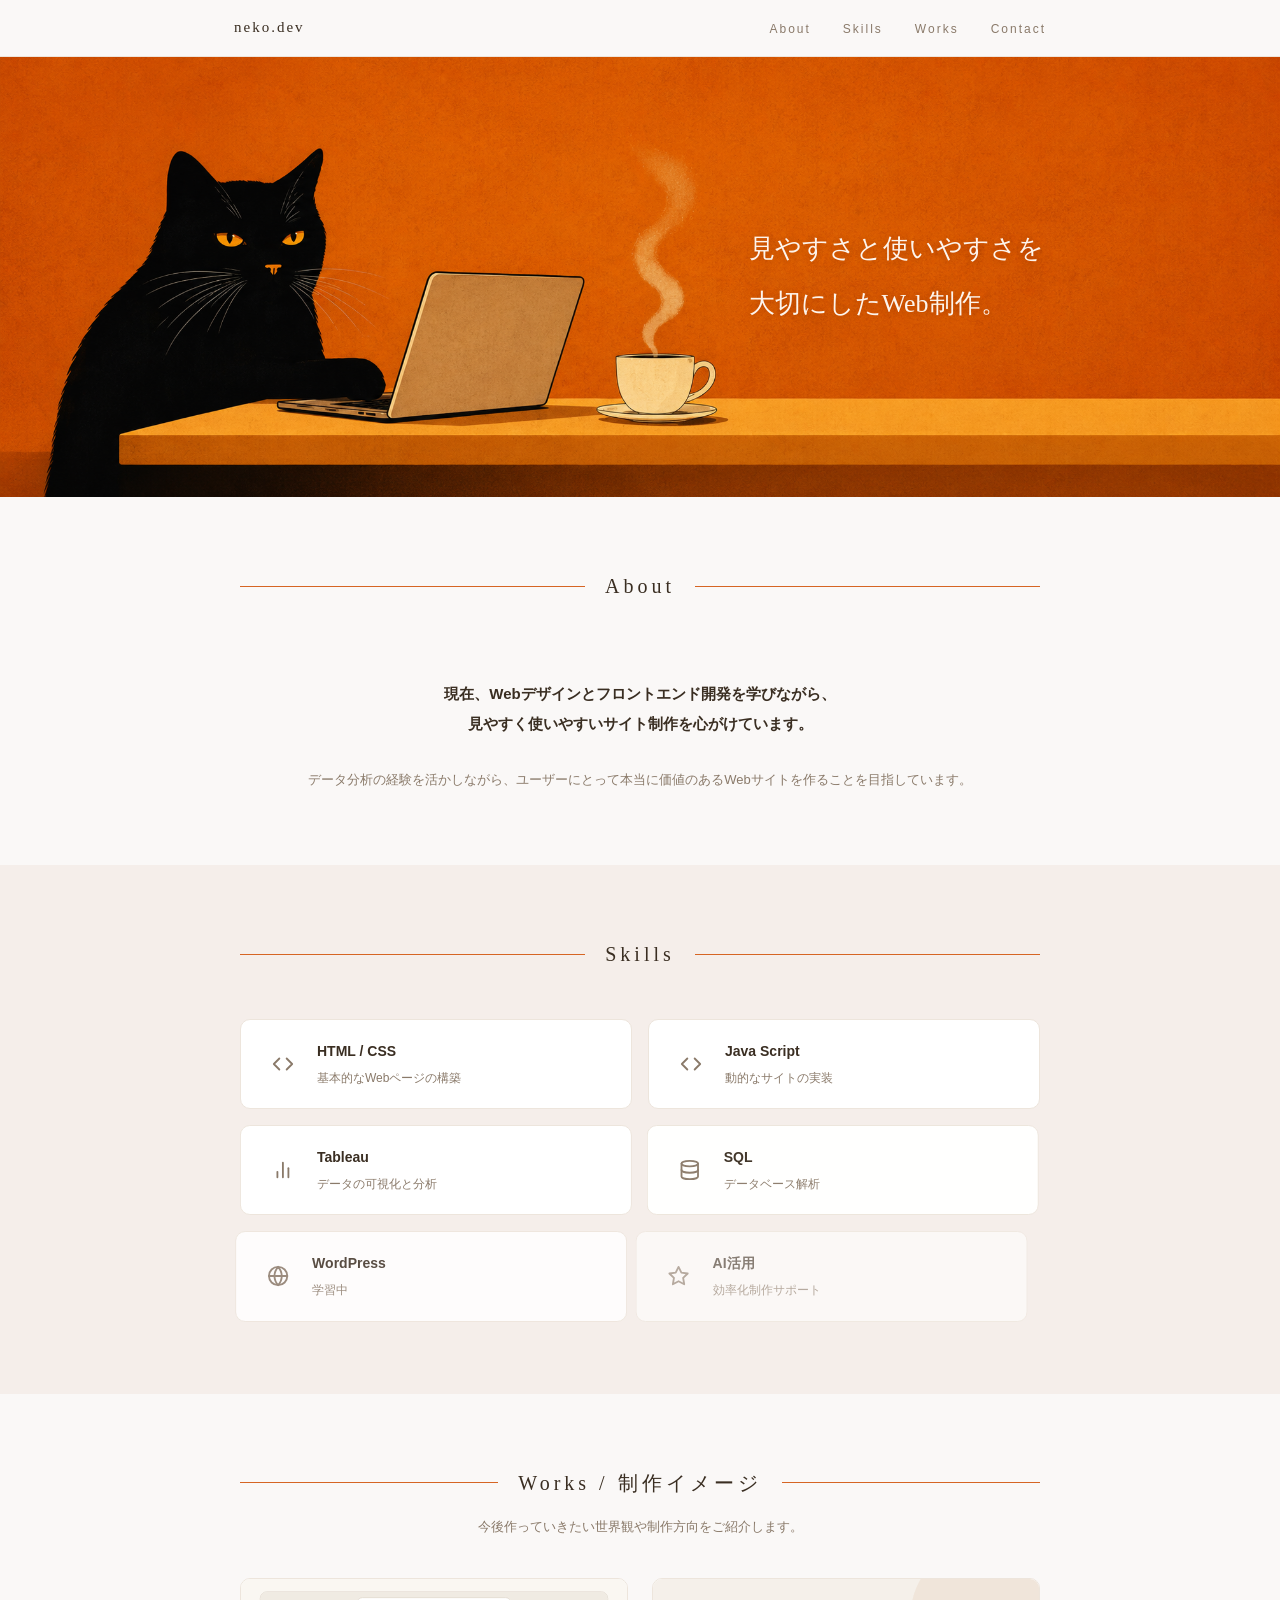
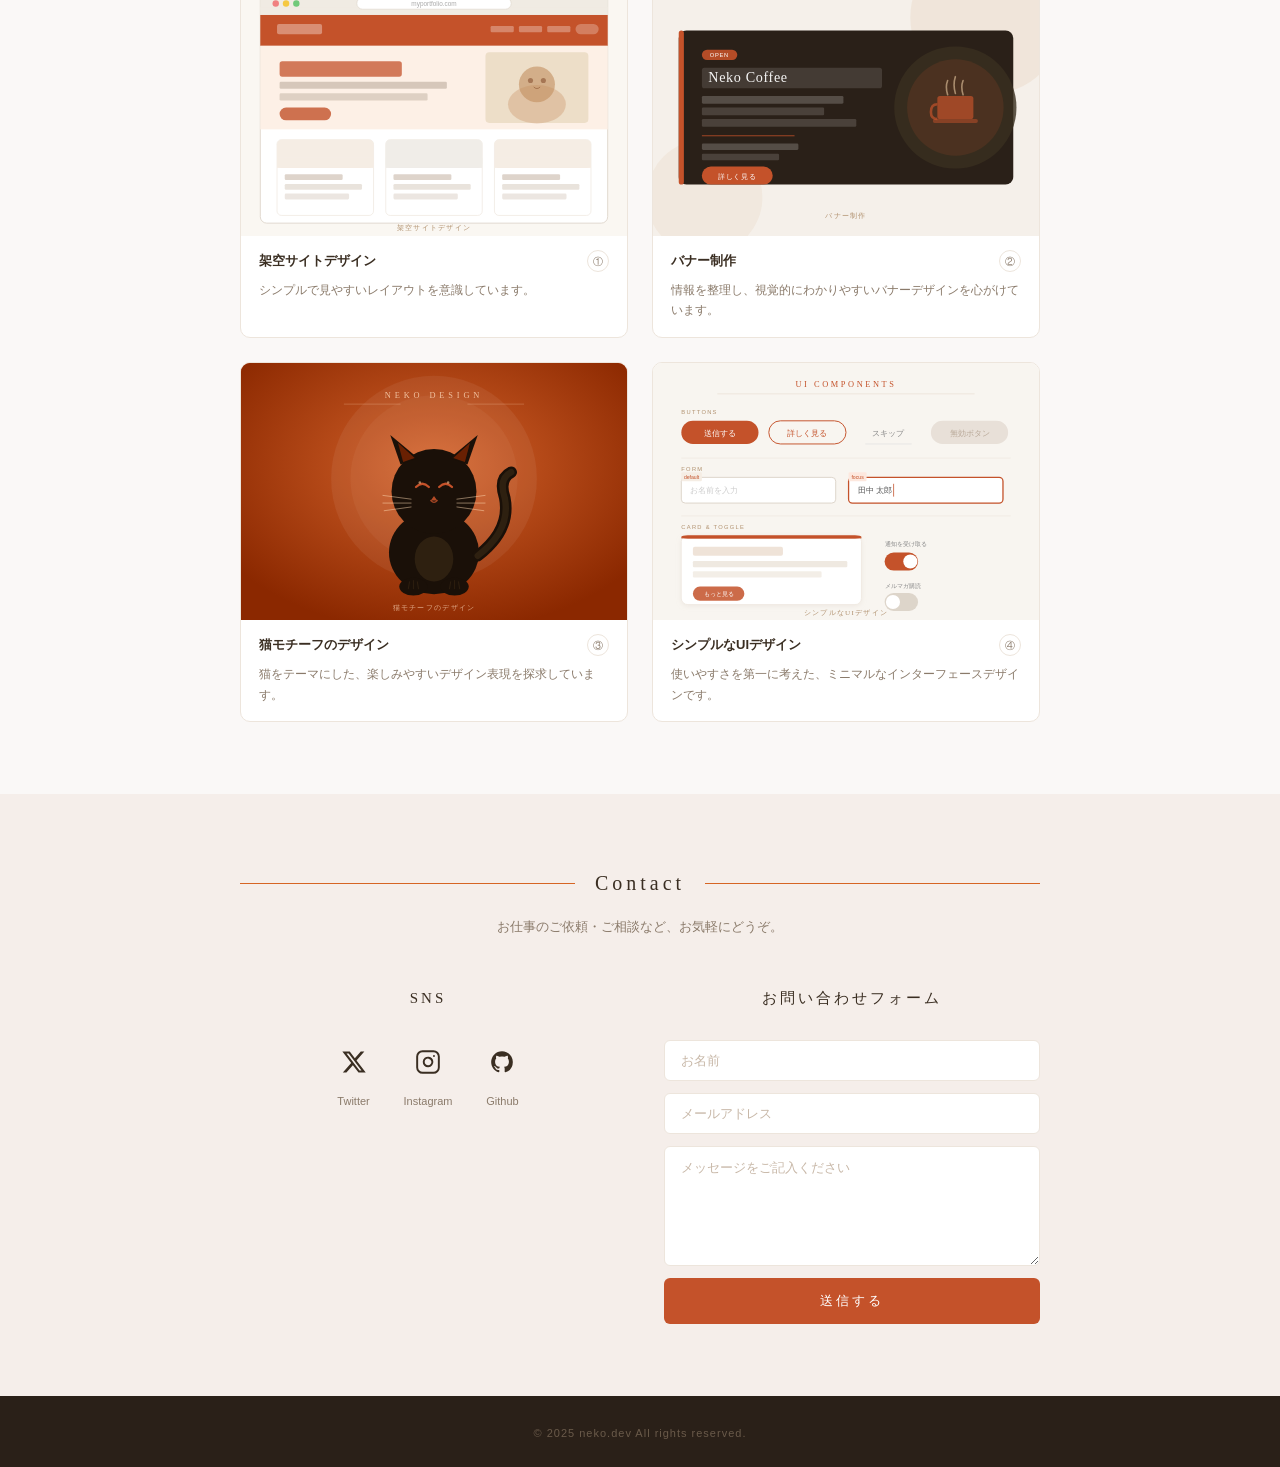
<file: index.html>
<!DOCTYPE html>
<html lang="ja">
<head>
  <meta charset="UTF-8">
  <meta name="viewport" content="width=device-width, initial-scale=1.0">
  <title>neko.dev | Web制作</title>
  <link rel="stylesheet" href="style.css">
</head>
<body>


  <!-- ============================================================
       HEADER / NAV
  ============================================================ -->
  <header class="site-header">
    <nav class="nav-inner">
      <a href="#" class="nav-logo">neko.dev</a>
      <ul class="nav-links">
        <li><a href="#about">About</a></li>
        <li><a href="#skills">Skills</a></li>
        <li><a href="#works">Works</a></li>
        <li><a href="#contact">Contact</a></li>
      </ul>
    </nav>
  </header>


  <!-- ============================================================
       HERO
  ============================================================ -->
  <section class="hero">
    <img src="works/Hero.png" alt="黒猫とPCのイラスト" class="hero-img">
    <div class="hero-text">
      <p>見やすさと使いやすさを<br>大切にしたWeb制作。</p>
    </div>
  </section>


  <!-- ============================================================
       ABOUT
  ============================================================ -->
  <section class="section about bg-1" id="about">
    <div class="inner">
      <div class="sec-title">
        <span class="line"></span>
        <h2>About</h2>
        <span class="line"></span>
      </div>
      <p class="about-lead">
        現在、Webデザインとフロントエンド開発を学びながら、<br>
        見やすく使いやすいサイト制作を心がけています。
      </p>
      <p class="about-sub">
        データ分析の経験を活かしながら、ユーザーにとって本当に価値のあるWebサイトを作ることを目指しています。
      </p>
    </div>
  </section>


  <!-- ============================================================
       SKILLS
  ============================================================ -->
  <section class="section skills bg-2" id="skills">
    <div class="inner">
      <div class="sec-title">
        <span class="line"></span>
        <h2>Skills</h2>
        <span class="line"></span>
      </div>
      <div class="skills-grid">

        <!-- HTML / CSS -->
        <div class="skill-card">
          <div class="skill-icon">
            <svg width="22" height="22" viewBox="0 0 24 24" fill="none" stroke="currentColor" stroke-width="2" stroke-linecap="round" stroke-linejoin="round">
              <polyline points="16 18 22 12 16 6"/><polyline points="8 6 2 12 8 18"/>
            </svg>
          </div>
          <div>
            <p class="skill-name">HTML / CSS</p>
            <p class="skill-desc">基本的なWebページの構築</p>
          </div>
        </div>

        <!-- JavaScript -->
        <div class="skill-card">
          <div class="skill-icon">
            <svg width="22" height="22" viewBox="0 0 24 24" fill="none" stroke="currentColor" stroke-width="2" stroke-linecap="round" stroke-linejoin="round">
              <polyline points="16 18 22 12 16 6"/><polyline points="8 6 2 12 8 18"/>
            </svg>
          </div>
          <div>
            <p class="skill-name">Java Script</p>
            <p class="skill-desc">動的なサイトの実装</p>
          </div>
        </div>

        <!-- Tableau -->
        <div class="skill-card">
          <div class="skill-icon">
            <svg width="22" height="22" viewBox="0 0 24 24" fill="none" stroke="currentColor" stroke-width="2" stroke-linecap="round" stroke-linejoin="round">
              <line x1="18" y1="20" x2="18" y2="10"/>
              <line x1="12" y1="20" x2="12" y2="4"/>
              <line x1="6"  y1="20" x2="6"  y2="14"/>
            </svg>
          </div>
          <div>
            <p class="skill-name">Tableau</p>
            <p class="skill-desc">データの可視化と分析</p>
          </div>
        </div>

        <!-- SQL -->
        <div class="skill-card">
          <div class="skill-icon">
            <svg width="22" height="22" viewBox="0 0 24 24" fill="none" stroke="currentColor" stroke-width="2" stroke-linecap="round" stroke-linejoin="round">
              <ellipse cx="12" cy="5" rx="9" ry="3"/>
              <path d="M21 12c0 1.66-4 3-9 3s-9-1.34-9-3"/>
              <path d="M3 5v14c0 1.66 4 3 9 3s9-1.34 9-3V5"/>
            </svg>
          </div>
          <div>
            <p class="skill-name">SQL</p>
            <p class="skill-desc">データベース解析</p>
          </div>
        </div>

        <!-- WordPress -->
        <div class="skill-card">
          <div class="skill-icon">
            <svg width="22" height="22" viewBox="0 0 24 24" fill="none" stroke="currentColor" stroke-width="2" stroke-linecap="round" stroke-linejoin="round">
              <circle cx="12" cy="12" r="10"/>
              <path d="M2 12h20M12 2a15.3 15.3 0 0 1 4 10 15.3 15.3 0 0 1-4 10 15.3 15.3 0 0 1-4-10 15.3 15.3 0 0 1 4-10z"/>
            </svg>
          </div>
          <div>
            <p class="skill-name">WordPress</p>
            <p class="skill-desc">学習中</p>
          </div>
        </div>

        <!-- AI活用 -->
        <div class="skill-card">
          <div class="skill-icon">
            <svg width="22" height="22" viewBox="0 0 24 24" fill="none" stroke="currentColor" stroke-width="2" stroke-linecap="round" stroke-linejoin="round">
              <polygon points="12 2 15.09 8.26 22 9.27 17 14.14 18.18 21.02 12 17.77 5.82 21.02 7 14.14 2 9.27 8.91 8.26 12 2"/>
            </svg>
          </div>
          <div>
            <p class="skill-name">AI活用</p>
            <p class="skill-desc">効率化制作サポート</p>
          </div>
        </div>

      </div>
    </div>
  </section>


  <!-- ============================================================
       WORKS
  ============================================================ -->
  <section class="section works bg-1" id="works">
    <div class="inner">
      <div class="sec-title">
        <span class="line"></span>
        <h2>Works / 制作イメージ</h2>
        <span class="line"></span>
      </div>
      <p class="works-sub">今後作っていきたい世界観や制作方向をご紹介します。</p>
      <div class="works-grid">

        <div class="work-card">
          <img src="works/work-01-website.svg" alt="架空サイトデザイン" class="work-img">
          <div class="work-info">
            <div class="work-title-row">
              <p class="work-title">架空サイトデザイン</p>
              <span class="work-badge">①</span>
            </div>
            <p class="work-desc">シンプルで見やすいレイアウトを意識しています。</p>
          </div>
        </div>

        <div class="work-card">
          <img src="works/work-02-banner.svg" alt="バナー制作" class="work-img">
          <div class="work-info">
            <div class="work-title-row">
              <p class="work-title">バナー制作</p>
              <span class="work-badge">②</span>
            </div>
            <p class="work-desc">情報を整理し、視覚的にわかりやすいバナーデザインを心がけています。</p>
          </div>
        </div>

        <div class="work-card">
          <img src="works/work-03-cat.svg" alt="猫モチーフのデザイン" class="work-img">
          <div class="work-info">
            <div class="work-title-row">
              <p class="work-title">猫モチーフのデザイン</p>
              <span class="work-badge">③</span>
            </div>
            <p class="work-desc">猫をテーマにした、楽しみやすいデザイン表現を探求しています。</p>
          </div>
        </div>

        <div class="work-card">
          <img src="works/work-04-ui.svg" alt="シンプルなUIデザイン" class="work-img">
          <div class="work-info">
            <div class="work-title-row">
              <p class="work-title">シンプルなUIデザイン</p>
              <span class="work-badge">④</span>
            </div>
            <p class="work-desc">使いやすさを第一に考えた、ミニマルなインターフェースデザインです。</p>
          </div>
        </div>

      </div>
    </div>
  </section>


  <!-- ============================================================
       CONTACT
  ============================================================ -->
  <section class="section contact bg-2" id="contact">
    <div class="inner">

      <!-- 見出し -->
      <div class="sec-title">
        <span class="line"></span>
        <h2>Contact</h2>
        <span class="line"></span>
      </div>
      <p class="contact-intro">お仕事のご依頼・ご相談など、お気軽にどうぞ。</p>

      <!-- SNS + フォーム を横並びにするコンテナ -->
      <div class="contact-cols">

        <!-- SNS -->
        <div class="contact-sns">
          <p class="contact-heading">SNS</p>
          <div class="sns-list">

            <a href="#" class="sns-item">
              <span class="sns-icon">
                <svg width="26" height="26" viewBox="0 0 24 24" fill="currentColor">
                  <path d="M18.244 2.25h3.308l-7.227 8.26 8.502 11.24H16.17l-5.214-6.817L4.99 21.75H1.68l7.73-8.835L1.254 2.25H8.08l4.713 6.231zm-1.161 17.52h1.833L7.084 4.126H5.117z"/>
                </svg>
              </span>
              <span class="sns-label">Twitter</span>
            </a>

            <a href="#" class="sns-item">
              <span class="sns-icon">
                <svg width="26" height="26" viewBox="0 0 24 24" fill="none" stroke="currentColor" stroke-width="1.8" stroke-linecap="round" stroke-linejoin="round">
                  <rect x="2" y="2" width="20" height="20" rx="5" ry="5"/>
                  <path d="M16 11.37A4 4 0 1 1 12.63 8 4 4 0 0 1 16 11.37z"/>
                  <line x1="17.5" y1="6.5" x2="17.51" y2="6.5"/>
                </svg>
              </span>
              <span class="sns-label">Instagram</span>
            </a>

            <a href="#" class="sns-item">
              <span class="sns-icon">
                <svg width="26" height="26" viewBox="0 0 24 24" fill="currentColor">
                  <path d="M12 2C6.477 2 2 6.484 2 12.017c0 4.425 2.865 8.18 6.839 9.504.5.092.682-.217.682-.483 0-.237-.008-.868-.013-1.703-2.782.605-3.369-1.343-3.369-1.343-.454-1.158-1.11-1.466-1.11-1.466-.908-.62.069-.608.069-.608 1.003.07 1.531 1.032 1.531 1.032.892 1.53 2.341 1.088 2.91.832.092-.647.35-1.088.636-1.338-2.22-.253-4.555-1.113-4.555-4.951 0-1.093.39-1.988 1.029-2.688-.103-.253-.446-1.272.098-2.65 0 0 .84-.27 2.75 1.026A9.564 9.564 0 0 1 12 6.844a9.59 9.59 0 0 1 2.504.337c1.909-1.296 2.747-1.027 2.747-1.027.546 1.379.202 2.398.1 2.651.64.7 1.028 1.595 1.028 2.688 0 3.848-2.339 4.695-4.566 4.943.359.309.678.92.678 1.855 0 1.338-.012 2.419-.012 2.747 0 .268.18.58.688.482A10.02 10.02 0 0 0 22 12.017C22 6.484 17.522 2 12 2z"/>
                </svg>
              </span>
              <span class="sns-label">Github</span>
            </a>

          </div>
        </div><!-- /.contact-sns -->

        <!-- フォーム -->
        <div class="contact-form">
          <p class="contact-heading">お問い合わせフォーム</p>
          <form class="form-fields">
            <input type="text"  name="name"    placeholder="お名前">
            <input type="email" name="email"   placeholder="メールアドレス">
            <textarea           name="message" placeholder="メッセージをご記入ください"></textarea>
            <button type="submit" class="form-btn">送信する</button>
          </form>
        </div><!-- /.contact-form -->

      </div><!-- /.contact-cols -->
    </div><!-- /.inner -->
  </section>


  <!-- ============================================================
       FOOTER
  ============================================================ -->
  <footer>
    <small>© 2025 neko.dev All rights reserved.</small>
  </footer>

  <script src="https://cdn.jsdelivr.net/npm/gsap@3.14.1/dist/gsap.min.js"></script>
  <script src="main.js"></script>
</body>
</html>
</file>
<file: style.css>
/* ========================================
   CSS 変数（サイト全体で使う色・値）
======================================== */
:root {
  --accent:     #C4522A;   /* テラコッタ（メインカラー） */
  --bg-1:       #FAF8F7;   /* 背景① 明るいクリーム */
  --bg-2:       #F5EEEA;   /* 背景② 少し濃いクリーム */
  --text:       #3A2E22;   /* ダークブラウン（本文） */
  --sub:        #8A7A6A;   /* グレーブラウン（サブテキスト） */
  --white:      #FFFFFF;
  --border:     #EDE5DC;   /* ボーダー */
  --line:       #D66524;   /* セクション区切り線 */
  --footer-bg:  #2A2018;   /* フッター背景 */
}


/* ========================================
   リセット & ベーススタイル
======================================== */
*, *::before, *::after {
  box-sizing: border-box;
  margin: 0;
  padding: 0;
}

body {
  font-family: 'Hiragino Kaku Gothic ProN', 'Noto Sans JP', sans-serif;
  background: var(--bg-1);
  color: var(--text);
  line-height: 1.7;
}

/* 縞々背景：奇数セクション */
.bg-1 { background: var(--bg-1); }
/* 縞々背景：偶数セクション */
.bg-2 { background: var(--bg-2); }

img {
  display: block;
  max-width: 100%;
}

a {
  color: inherit;
  text-decoration: none;
}


/* ========================================
   共通：セクション・タイトル
======================================== */

/* 各セクションの上下余白 */
.section {
  padding: 72px 24px;
}

/* コンテンツ幅の上限・中央揃え */
.inner {
  max-width: 800px;
  margin: 0 auto;
}

/*
  ─── セクションタイトル ───
  左右のラインは flex: 1 で均等に伸びる
*/
.sec-title {
  display: flex;
  align-items: center;
  gap: 20px;
  margin-bottom: 48px;
  width: 100%;   /* align-items:center の親の中でも横幅を保つ */
}

.sec-title .line {
  flex: 1;                 /* 残り幅を均等に占有してラインを作る */
  height: 1px;
  background: var(--line);
}

.sec-title h2 {
  font-family: Georgia, 'Hiragino Mincho ProN', serif;
  font-size: 20px;
  font-weight: normal;
  letter-spacing: 4px;
  white-space: nowrap;
}


/* ========================================
   HEADER / NAV
   position: sticky で常に上部に固定
   ロゴ（左）とリンク（右）を Flexbox で両端に配置
======================================== */
.site-header {
  position: sticky;
  top: 0;
  z-index: 100;                        /* 他の要素より前面に */
  background: var(--bg-1);
  border-bottom: 1px solid var(--border);
}

.nav-inner {
  max-width: 860px;
  margin: 0 auto;
  padding: 0 24px;
  height: 56px;
  display: flex;
  align-items: center;
  justify-content: space-between;      /* ロゴ左・リンク右 */
}

/* サイト名（左） */
.nav-logo {
  font-family: Georgia, serif;
  font-size: 15px;
  letter-spacing: 2px;
  color: var(--text);
  text-decoration: none;
}

/* リンクリスト（右） */
.nav-links {
  display: flex;
  gap: 32px;
  list-style: none;
}

.nav-links a {
  font-size: 12px;
  letter-spacing: 2px;
  color: var(--sub);
  text-decoration: none;
  transition: color 0.2s;
}

.nav-links a:hover {
  color: var(--accent);
}


/* ========================================
   HERO（FV）
   背景色のフォールバック＋画像フルワイド
   テキストは absolute で画像の上に重ねる
   テキスト内部の縦中央揃えは Flexbox
======================================== */
.hero {
  position: relative;
  background: var(--accent);
  overflow: hidden;
}

.hero-img {
  width: 100%;
  max-height: 440px;
  object-fit: cover;
  object-position: left center;  /* 猫（左側）が常に見えるよう左基準 */
}

/* 画像右側に Flexbox で縦中央揃え */
.hero-text {
  position: absolute;
  top: 0; right: 8%; bottom: 0;
  width: 44%;
  display: flex;
  align-items: center;
  justify-content: center;
}

.hero-text p {
  font-family: Georgia, 'Hiragino Mincho ProN', serif;
  font-size: clamp(15px, 2.2vw, 26px);  /* 画面幅で自動調整 */
  line-height: 2.1;
  color: #FDF5ED;
  text-shadow: 0 1px 8px rgba(80, 20, 0, 0.25);
}


/* ========================================
   ABOUT
   縦 Flexbox で中央揃え
======================================== */
.about .inner {
  display: flex;
  flex-direction: column;
  align-items: center;
  gap: 28px;
}

.about-lead {
  font-size: 15px;
  font-weight: bold;
  line-height: 2;
  text-align: center;
}

/* リードとサブの間の区切り線 */
.about-divider {
  width: 48px;
  height: 1px;
  background: var(--line);
}

.about-sub {
  font-size: 13px;
  line-height: 2;
  text-align: center;
  color: var(--sub);
}


/* ========================================
   SKILLS
   flex-wrap で2列グリッド
======================================== */
.skills-grid {
  display: flex;
  flex-wrap: wrap;
  gap: 16px;
}

/* 1カード = 2列なので (100% - gap) ÷ 2 */
.skill-card {
  flex: 1 1 calc(50% - 8px);
  background: var(--white);
  border: 1px solid var(--border);
  border-radius: 10px;
  padding: 20px 24px;
  display: flex;          /* アイコンとテキストを横並び */
  align-items: center;
  gap: 16px;
  transition: border-color 0.2s;
}

.skill-card:hover {
  border-color: var(--accent);
}

.skill-icon {
  width: 36px;
  height: 36px;
  flex-shrink: 0;
  display: flex;
  align-items: center;
  justify-content: center;
  color: var(--sub);
}

.skill-name {
  font-size: 14px;
  font-weight: bold;
  margin-bottom: 4px;
}

.skill-desc {
  font-size: 12px;
  color: var(--sub);
}


/* ========================================
   WORKS
   flex-wrap で2列グリッド
======================================== */
.works-sub {
  text-align: center;
  font-size: 13px;
  color: var(--sub);
  margin-top: -32px;
  margin-bottom: 40px;
}

.works-grid {
  display: flex;
  flex-wrap: wrap;
  gap: 24px;
}

.work-card {
  flex: 1 1 calc(50% - 12px);
  background: var(--white);
  border: 1px solid var(--border);
  border-radius: 10px;
  overflow: hidden;
  transition: box-shadow 0.2s;
}

.work-card:hover {
  box-shadow: 0 6px 20px rgba(60, 20, 0, 0.08);
}

.work-img {
  width: 100%;
  aspect-ratio: 3 / 2;
  object-fit: cover;
}

.work-info {
  padding: 14px 18px 16px;
}

/* タイトルとバッジを左右に振る */
.work-title-row {
  display: flex;
  align-items: center;
  justify-content: space-between;
  margin-bottom: 8px;
}

.work-title {
  font-size: 13px;
  font-weight: bold;
}

.work-badge {
  width: 22px;
  height: 22px;
  border-radius: 50%;
  border: 1px solid var(--border);
  display: flex;
  align-items: center;
  justify-content: center;
  font-size: 10px;
  color: var(--sub);
  flex-shrink: 0;
}

.work-desc {
  font-size: 12px;
  color: var(--sub);
  line-height: 1.7;
}


/* ========================================
   CONTACT
   見出し・紹介文のあと、SNS とフォームを横並び（Flexbox）
======================================== */

/* 見出し下の紹介文 */
.contact-intro {
  text-align: center;
  font-size: 13px;
  color: var(--sub);
  margin-top: -32px;
  margin-bottom: 48px;
}

/* SNS と フォームを横並びにする列コンテナ */
.contact-cols {
  display: flex;
  gap: 48px;
  align-items: flex-start;
}

/* SNS ブロック */
.contact-sns {
  flex: 1;
}

.contact-heading {
  font-family: Georgia, serif;
  font-size: 15px;
  font-weight: normal;
  letter-spacing: 3px;
  text-align: center;
  margin-bottom: 28px;
}

/* アイコン3つを横並び */
.sns-list {
  display: flex;
  gap: 28px;
  justify-content: center;
}

.sns-item {
  display: flex;
  flex-direction: column;
  align-items: center;
  gap: 8px;
}

.sns-icon {
  width: 44px;
  height: 44px;
  display: flex;
  align-items: center;
  justify-content: center;
  color: var(--text);
  transition: color 0.2s;
}

.sns-item:hover .sns-icon {
  color: var(--accent);
}

.sns-label {
  font-size: 11px;
  color: var(--sub);
}

/* フォームブロック */
.contact-form {
  flex: 1;
}

/* 各フォームパーツを縦に並べる */
.form-fields {
  display: flex;
  flex-direction: column;
  gap: 12px;
}

.form-fields input,
.form-fields textarea {
  width: 100%;
  padding: 12px 16px;
  border: 1px solid var(--border);
  border-radius: 6px;
  background: var(--white);
  font-family: inherit;
  font-size: 13px;
  color: var(--text);
  outline: none;
  transition: border-color 0.2s;
}

.form-fields input::placeholder,
.form-fields textarea::placeholder {
  color: #C8B8A8;
}

.form-fields input:focus,
.form-fields textarea:focus {
  border-color: var(--accent);
}

.form-fields textarea {
  height: 120px;
  resize: vertical;
}

.form-btn {
  width: 100%;
  padding: 14px;
  background: var(--accent);
  color: var(--white);
  border: none;
  border-radius: 6px;
  font-family: inherit;
  font-size: 13px;
  letter-spacing: 3px;
  cursor: pointer;
  transition: opacity 0.2s;
}

.form-btn:hover {
  opacity: 0.85;
}


/* ========================================
   レスポンシブ（スマホ：640px以下）
======================================== */
@media (max-width: 640px) {

  /* SNS と フォームを縦積み＋中央揃えに */
  .contact-cols {
    flex-direction: column;
    align-items: center;   /* 縦積みにしたとき中央に */
  }

  /* 幅を保ちつつ中央に収める */
  .contact-sns,
  .contact-form {
    width: 100%;
    max-width: 400px;
  }

  /* ついでに：スキル・Worksも1列に */
  .skill-card,
  .work-card {
    flex: 1 1 100%;
  }

}


/* ========================================
   FOOTER
======================================== */
footer {
  background: var(--footer-bg);
  padding: 22px 24px;
  text-align: center;
}

footer small {
  font-size: 11px;
  color: #6A5A4A;
  letter-spacing: 1px;
}
</file>
